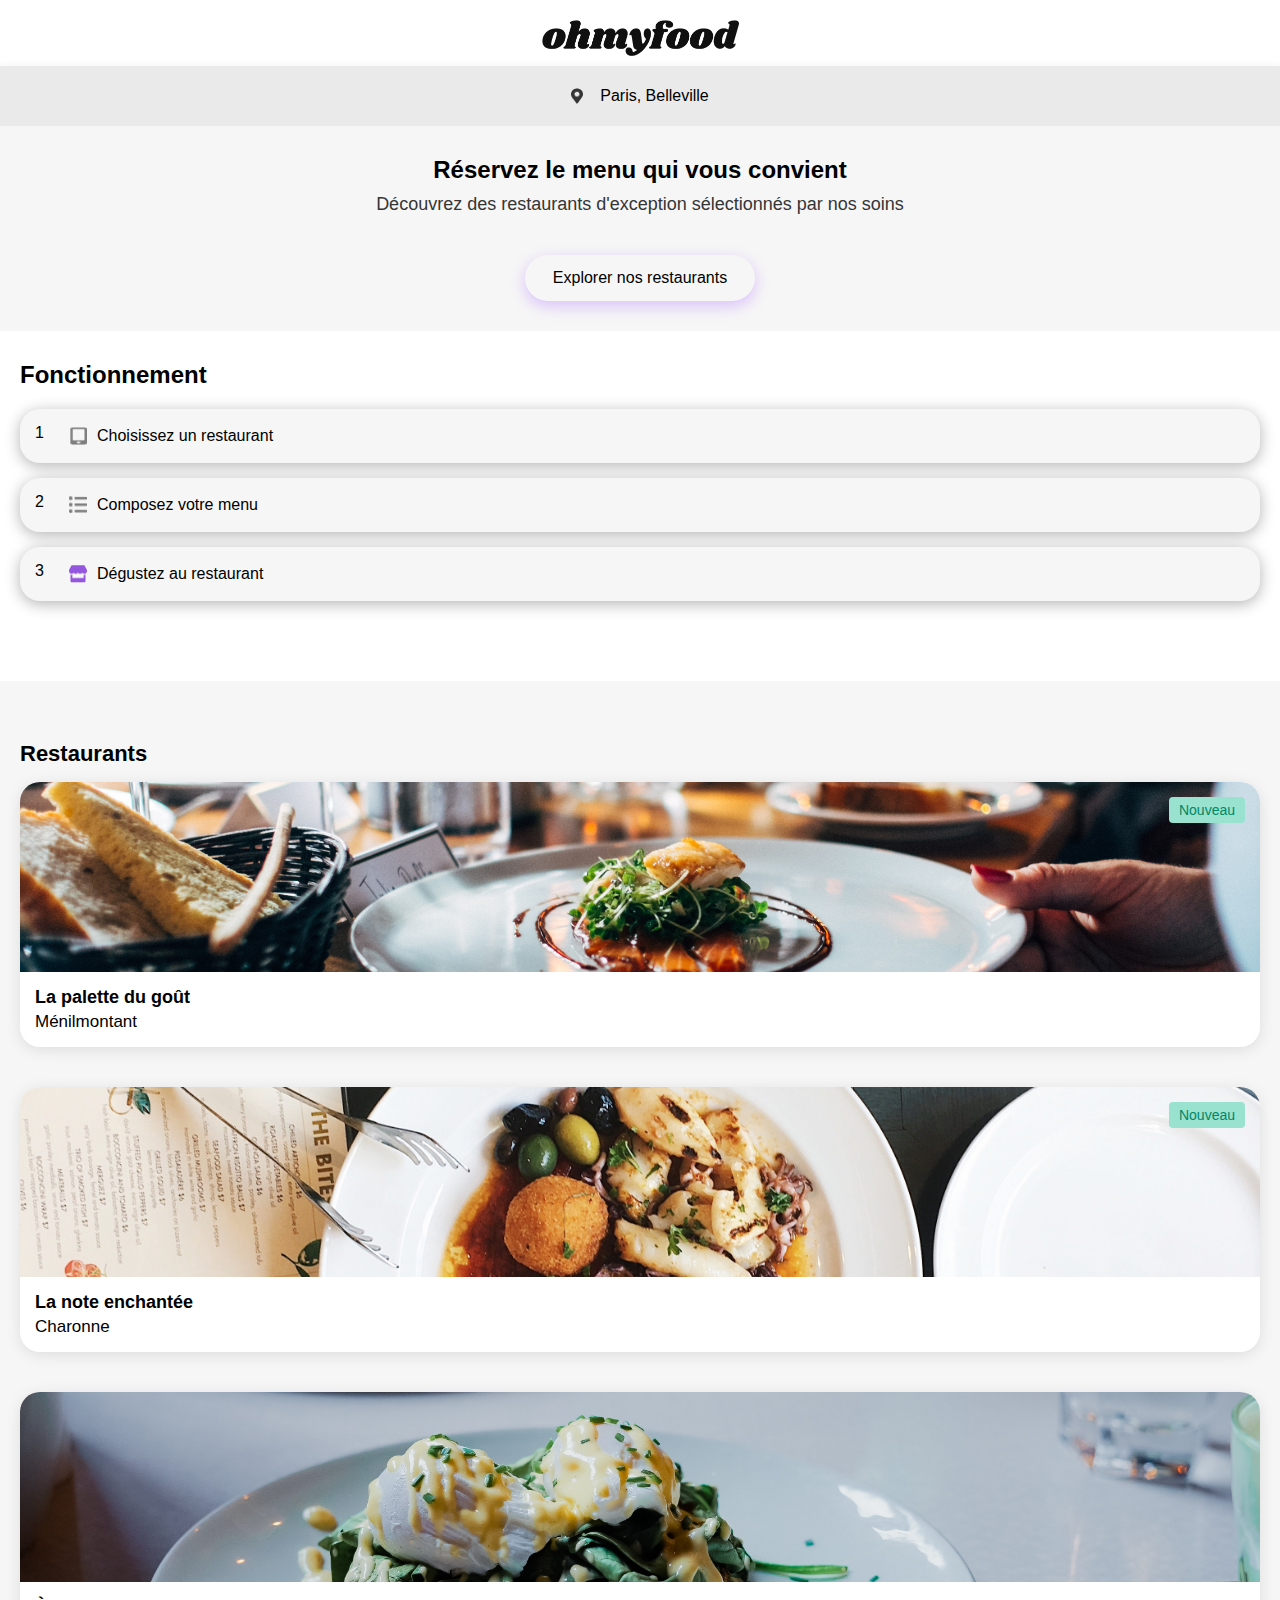
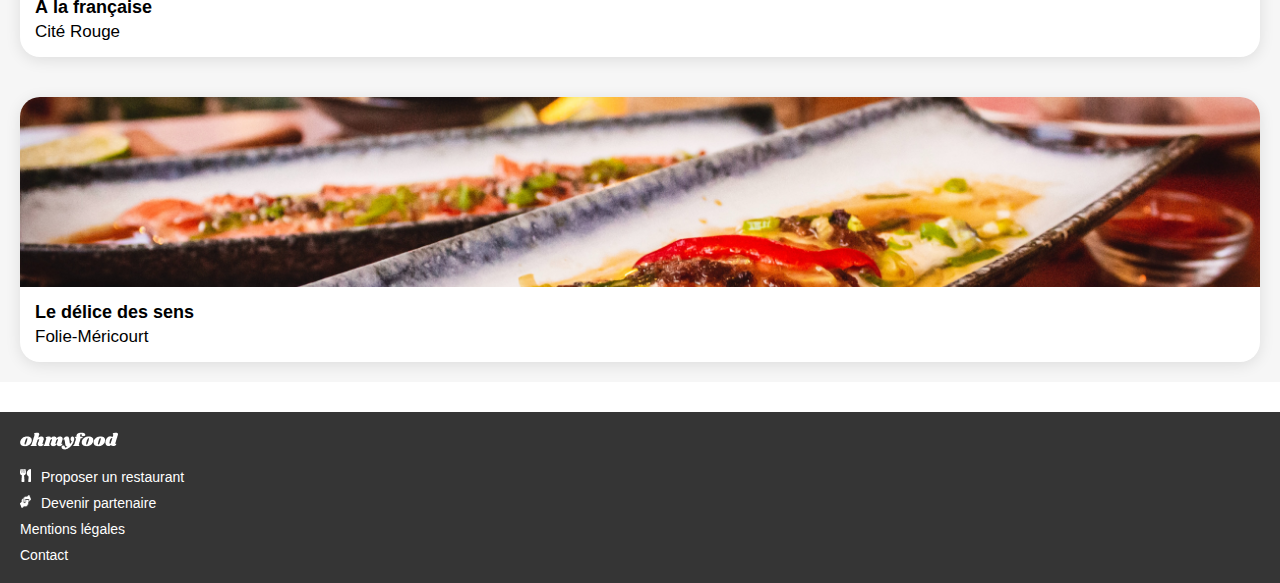
<file: Images et textes Ohmyfood/index.html>
<!DOCTYPE html>
<html lang="fr">
  <head>
    <meta charset="UTF-8" />
    <meta name="viewport" content="width=device-width, initial-scale=1.0" />
    <title>Ohmyfood</title>
    <link rel="stylesheet" href="styles.css" />
  </head>
  <body>
    <class="main-container">
      <header>
        <img class="logo" src="./images/logo/ohmyfood.png" alt="Logo ohmyfood" />
      </header>
    <div class="localisation-bar">
      <div class="localisation">
        <img src="./images/Icones/Pin.png" alt="Icône localisation"/>
        <p>Paris, Belleville</p>
      </div>
    </div>  

      <section class="presentation">
        <h2>Réservez le menu qui vous convient</h2>
        <p>Découvrez des restaurants d'exception sélectionnés par nos soins</p>
        <button class="cta-button">Explorer nos restaurants</button>
      </section>

      <section class="fonctionnement">
        <h2 class="section-title">Fonctionnement</h2>

        <div class="fonctionnement-step">
          <div class="circle">
            <p>1</p>
          </div>
          <img src="./images/Icones/1.png" alt="Étape 1" />
          <p>Choisissez un restaurant</p>
        </div>

        <div class="fonctionnement-step">
          <div class="circle">
            <p>2</p>
          </div>
          <img src="./images/Icones/2.png" alt="Étape 2" />
          <p>Composez votre menu</p>
        </div>

        <div class="fonctionnement-step">
          <div class="circle">
            <p>3</p>
          </div>
          <img src="./images/Icones/3.png" alt="Étape 3" />
          <p>Dégustez au restaurant</p>
        </div>
      </section>

      <section class="restaurants">
        <div class="restaurants-title">
          <h2>Restaurants</h2>
        </div>

        <!-- restaurant 1-->
        <div class="restaurants-cards">
          <div class="card">
            <a href="./menu/La_palette_du_gout.html">
            <img src="./images/restaurants/La palette du goût.jpg" alt="...">
            <span class="new-label">Nouveau</span>
            <img
              src="./images/Icones/coeur vide.png"
              alt="Favori"
              class="favorite-icon"
            />
            <div class="card-content">
              <h3 class="card-title">La palette du goût</h3>
              <p class="card-subtitle">Ménilmontant</p>
            </div>
          </div>
            </a>

        <!-- restaurant 2-->
          <div class="card">
            <a href="Menu/La note enchantée.html">
            <img src="./images/restaurants/La note enchantée.jpg" alt="...">
            <span class="new-label">Nouveau</span>
            <img
              src="./images/Icones/coeur vide.png"
              alt="Favori"
              class="favorite-icon"
            />
            <div class="card-content">
              <h3 class="card-title">La note enchantée</h3>
              <p class="card-subtitle">Charonne</p>
            </div>
          </div>
            </a>
          <!-- restaurant 3-->
          <div class="card">
            <a href="./Menu/A la française.html">
            <img src="./images/restaurants/A la française.jpg" alt="...">
            <img
              src="./images/Icones/coeur vide.png"
              alt="Favori"
              class="favorite-icon"
            />
            <div class="card-content">
              <h3 class="card-title">À la française</h3>
              <p class="card-subtitle">Cité Rouge</p>
            </div>
          </div>
        </a>
          <!-- restaurant 4-->
          <div class="card">
            <a href="./Menu/Le délice des sens.html">
            <img src="./images/restaurants/Le sens des délices.jpg" alt="...">
            <img
              src="./images/Icones/coeur vide.png"
              alt="Favori"
              class="favorite-icon"
            />
            <div class="card-content">
              <h3 class="card-title">Le délice des sens</h3>
              <p class="card-subtitle">Folie-Méricourt</p>
            </div>
          </div>
        </div>
      </a>
      </section>
    </div>
  </body>
    <!-- FOOTER -->
<footer class="footer">
  <div class="footer-content">
    <div class="footer-logo">
      <img src="./images/Icones/ohmyfood blanc.png" alt="Logo ohmyfood en blanc"/>
    </div>
    <div class="footer-nav">
      <a href="#"><img src="./images/Icones/Proposer un restaurant.png">Proposer un restaurant</a>
    </div>
    <div class="footer-nav">
      <a href="#"><img src="./images/Icones/Devenir partenaire.png">Devenir partenaire</a>
    </div>
    <div class="footer-nav">
      <a href="#">Mentions légales</a>
    </div>
    <div class="footer-nav">
      <a href="#">Contact</a>
    </div>
  </div>
</footer>
</html>
</file>
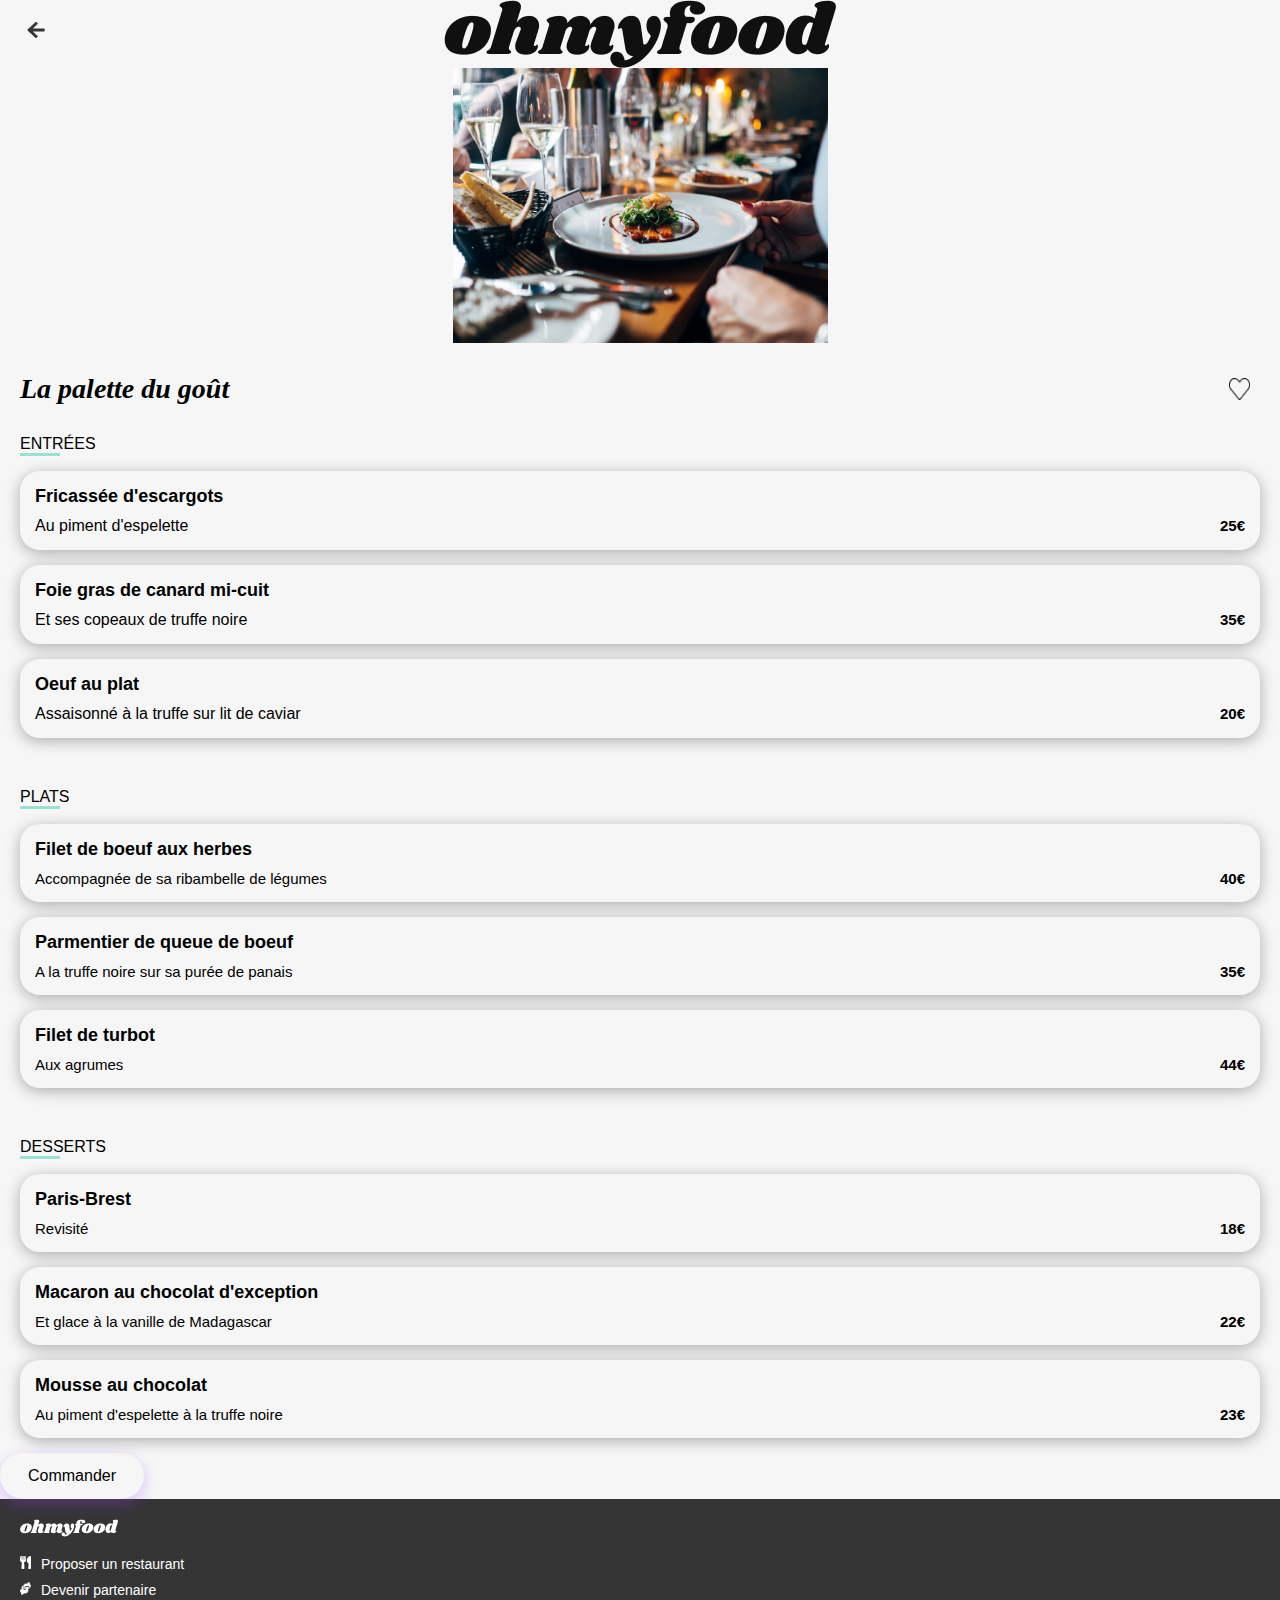
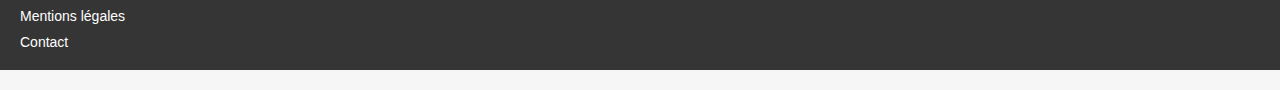
<file: Images et textes Ohmyfood/Menu/La_palette_du_gout.html>
<!DOCTYPE html>
<html lang="fr">
<head>
  <meta charset="UTF-8">
  <meta name="viewport" content="width=device-width, initial-scale=1.0">
  <meta name="description" content="Ohmyfood - Découvrez des recettes délicieuses et faciles à préparer">
  <title>La palette du goût</title>
  <link rel="stylesheet" href="menu.css">
</head>
  <header>
    <a href="."><img class="btn-retour" src="../images/Icones/Retour.png" alt="Retour"></a>
    <img src="../images/logo/ohmyfood.png" alt="Logo">
    <img class="menu-img" src="../images/restaurants/La palette du goût.jpg" alt="La palette du goût">
  </header>
  <body class="menu">  
    <div class="restaurant-container">
      <h2 class="restaurant-name">La palette du goût</h2>
      <img src="../images/Icones/coeur vide.png" class="favorite-icon"/>
    </div>
    <div>
      <diV class="menu-category">
        ENTRÉES
      </diV>
      <div class="menu-card">
        <h3 class="plat">Fricassée d'escargots</h3>
        <div class="plat-info">
        <p class="plat-sub">Au piment d'espelette</p>
        <p class="price">25€</p>
      </div>
      </div>
      <div class="menu-card">
        <h3 class="plat">Foie gras de canard mi-cuit</h3>
      <div class="plat-info">
        <p class="plat-sub">Et ses copeaux de truffe noire</p>
        <p class="price">35€</p>
    </div>
      </div>
      <div class="menu-card">
        <h3 class="plat">Oeuf au plat</h3>
        <div class="plat-info">
        <p class="plat-sub">Assaisonné à la truffe sur lit de caviar</p>
        <p class="price">20€</p>
      </div>
      </div>
    </div>
    <div>
      <diV class="menu-category">
        PLATS
      </diV>
      <div class="menu-card">
        <h3 class="plat">Filet de boeuf aux herbes</h3>
        <div class="plat-info">
        <p class="sub-plat">Accompagnée de sa ribambelle de légumes</p>
        <p class="price">40€</p>
      </div>
      </div>
      <div class="menu-card">
        <h3 class="plat">Parmentier de queue de boeuf</h3>
        <div class="plat-info">
        <p class="sub-plat">A la truffe noire sur sa purée de panais</p>
        <p class="price">35€</p>
      </div>
      </div>
      <div class="menu-card">
        <h3 class="plat">Filet de turbot</h3>
        <div class="plat-info">
        <p class="sub-plat">Aux agrumes</p>
        <p class="price">44€</p>
      </div>
      </div>
    </div>
    <div>
      <diV class="menu-category">
        DESSERTS
      </diV>
      <div class="menu-card">
        <h3 class="plat">Paris-Brest</h3>
        <div class="plat-info">
        <p class="sub-plat">Revisité</p>
        <p class="price">18€</p>
      </div>
      </div>
      <div class="menu-card">
        <h3 class="plat">Macaron au chocolat d'exception</h3>
        <div class="plat-info">
        <p class="sub-plat">Et glace à la vanille de Madagascar</p>
        <p class="price">22€</p>
      </div>
      </div>
      <div class="menu-card">
        <h3 class="plat">Mousse au chocolat</h3>
        <div class="plat-info">
        <p class="sub-plat">Au piment d'espelette à la truffe noire</p>
        <p class="price">23€</p>
      </div>
      </div>
    </div>
      <div>
      <button class="btn">Commander</button>
      </div>
    </body>
    <!-- FOOTER -->
    <footer class="footer">
      <div class="footer-content">
        <div class="footer-logo">
          <img src="../images/Icones/ohmyfood blanc.png" alt="Logo ohmyfood en blanc"/>
        </div>
        <div class="footer-nav">
          <a href="#"><img src="../images/Icones/Proposer un restaurant.png">Proposer un restaurant</a>
        </div>
        <div class="footer-nav">
          <a href="#"><img src="../images/Icones/Devenir partenaire.png">Devenir partenaire</a>
        </div>
        <div class="footer-nav">
          <a href="#">Mentions légales</a>
        </div>
        <div class="footer-nav">
          <a href="#">Contact</a>
        </div>
      </div>
    </footer>
  </html>
</file>
<file: Images et textes Ohmyfood/styles.css>
/****** RESET DE BASE + FONTS ***********/
* {
  box-sizing: border-box;
  margin: 0;
  padding: 0;
  font-family: "Roboto", sans-serif;
}

/****** VARIABLES ***********/
:root {
  --primary-color: ##9356DC; /* Couleur principale */
  --button-color: ##FF79DA;  /* Couleur des boutons */
  --new: ##99E2D0;           /* Couleur du label 'Nouveau' */
  --footer-color: #353535;  /* Couleur de fond du footer */
  --text-color: #000000;    /* Couleur du texte */
  --grey-color: #EAEAEA;    /* Pour la barre de localisation par ex. */
  --section-color:#F6F6F6;  /* Couleur de fond des sections */
}


/****** CONTENEUR PRINCIPAL ***********/
/* Largeur max 368px, centré au milieu. Un padding horizontal pour “aérer”. */
.main-container {
  width: 100%;
  max-width: 368px;
  padding: 0 20px;
  margin: 0 auto;
}

/****** LIENS ***********/
a {
  color: inherit;
  text-decoration: none;
}

/****** TITRES DE SECTION ***********/
.section-title {
  margin-bottom: 12px;
  font-size: 24px;
  font-weight: bold;
}

/****** HEADER ***********/
/* On le sépare légèrement du haut de la page */
header {
  display: flex;
  flex-direction: column;
  align-items: center;
  padding: 20px 0 10px;
  
}

/* Logo */
header .logo {
  width: 197px; /* Un peu plus grand pour ressembler à la maquette */
  height: 36px;
}

/****** BARRE DE LOCALISATION ***********/
/* Barrette grise avec l’icône du pin + le texte centré. */
.localisation-bar {
  width: 100%;
  background-color: var(--grey-color);
  box-shadow: 0px 3px 10px rgba(0, 0, 0, 0.1);
  border: solid 1px #EAEAEA;
  padding: 10px;
}

/* L’intérieur, si tu veux centrer le contenu texte/image */
.localisation {
  display: flex;
  align-items: center;
  gap: 17px;
  justify-content: center;
  padding: 10px 20px;
  font-weight: 500;
  font-size: 16px;
}

.localisation img {
  width: 12px;
  height: 16px;
}

/****** BLOC PRÉSENTATION + BOUTON ***********/
.presentation {
  text-align: center;
  padding: 30px;
  background-color: var(--section-color);
}

.presentation h2 {
  font-size: 20px;
  margin-bottom: 10px;
  font-weight: bold;
  font-weight: 700;
  font-size: 24px;
}

.presentation p {
  font-size: 18px;
  font-weight: 300;
  color: var(--footer-color);
  margin-bottom: 40px;
}

/* Bouton principal */
.presentation .cta-button {
  display: inline-block;
  background-color: var(--button-color);
  padding: 14px 28px;
  font-size: 16px;
  border: none;
  border-radius: 50px;
  cursor: pointer;
  box-shadow: 0px 5px 15px rgba(151, 71, 255, 0.3);
}

.cta-button:hover {
  background-color: #FF79DA;
  box-shadow: 0px 5px 15px rgba(151, 71, 255, 0.5);
}

/****** FONCTIONNEMENT ***********/
.fonctionnement {
  margin-bottom: 80px;
  margin-top: 30px;
  background-color: white;
}

.fonctionnement .section-title {
  margin-bottom: 20px;
  margin-left: 20px;
  margin-right: 20px;
}

/* Chaque étape */
.fonctionnement-step {
  background-color: var(--section-color);
  border-radius: 20px;
  padding: 15px;
  display: flex;
  align-items: center;
  gap: 10px;
  box-shadow: 0px 3px 15px rgba(0, 0, 0, 0.3);
  margin-bottom: 15px;
  margin-left: 20px;
  margin-right: 20px;
}

.fonctionnement-step img {
  width: 18px;
  height: 18px;
}

.fonctionnement-step p {
  margin: 0;
  font-size: 16px;
  font-weight: 500;
}

.circle {
  width: 24px;
  height: 24px;
  border-radius: 50%;
}

/****** SECTION RESTAURANTS ***********/
.restaurants {
  width: 100%;
  margin-bottom: 30px;
  padding-top: 60px;
  background-color: var(--section-color);
}

/* Titre “Restaurants” */
.restaurants-title {
  margin-bottom: 15px;
  margin-left: 20px;
  display: flex;
  justify-content: space-between;
  align-items: center;
}

.restaurants-title h2 {
  font-size: 22px;
  font-weight: bold;
}

/* Liste de cartes */
.restaurants-cards {
  display: flex;
  flex-direction: column;
  gap: 20px; /* espace vertical entre chaque carte */
  margin-left: 20px;
  margin-right: 20px;
}

/* Chaque carte */
.restaurants-cards .card {
  background-color: #fff;
  border-radius: 20px;
  overflow: hidden; /* pour arrondir les coins de l’image */
  position: relative; 
  box-shadow: 0px 3px 15px rgba(0, 0, 0, 0.1);
}

/* L’image en haut de la carte */
.restaurants-cards img {
  width: 100%;
  height: 190px;
  object-fit: cover;
  display: block;
}

/* Label “Nouveau”, positionné en haut à droite sur l’image */
.new-label {
  position: absolute;
  top: 15px;
  right: 15px;
  background-color: #99E2D0;
  color: #008766;
  font-size: 14px;
  padding: 5px 10px;
  border-radius: 4px;
  font-weight: 500;
}

/* Contenu texte de la carte */
.card-content {
  padding: 15px;
}

/* Titre du restaurant */
.restaurants-cards .card-title {
  font-size: 18px;
  font-weight: bold;
  margin: 0 0 4px 0;
}

/* Sous‐titre */
.restaurants-cards .card-subtitle {
  margin: 0;
  font-size: 17px;
  font-weight: 300;
}

/* Icône favori (cœur) */
.restaurants-cards .favorite-icon {
  position: absolute;
  bottom: 30px;
  right: 30px;
  width: 22px;
  height: 21px;
  cursor: pointer;
  opacity: 0;
  transition-property: all;
  transition-duration: 2s;

    }
    .favorite-icon:hover{
    opacity: 1;
    color: #9747ff;
    }

/****** FOOTER ***********/
.footer {
  background-color: var(--footer-color);
  padding: 20px 0;
}

.footer-logo {
  width: 139px;
  height: 27px;
  margin-left: 20px;
  color: #fff;
}

.footer-nav {
  display: flex;
  margin-top: 10px;
  margin-left: 20px;
}

.footer-nav a {
  font-size: 14px;
  font-weight: 500;
  color: #fff;
}

.footer-nav img {
  width: 11px;
  height: 13px;
  margin-right: 10px;
}
</file>
<file: Images et textes Ohmyfood/Menu/menu.css>
/****** RESET DE BASE + FONTS ***********/
* {
  box-sizing: border-box;
  margin: 0;
  padding: 0;
  font-family: "Roboto", sans-serif;
}

/****** VARIABLES ***********/
:root {
  --primary-color: ##9356DC; /* Couleur principale */
  --button-color: ##FF79DA;  /* Couleur des boutons */
  --new: ##99E2D0;           /* Couleur du label 'Nouveau' */
  --footer-color: #353535;  /* Couleur de fond du footer */
  --text-color: #000000;    /* Couleur du texte */
  --grey-color: #EAEAEA;    /* Pour la barre de localisation par ex. */
  --section-color:#F6F6F6;  /* Couleur de fond des sections */
}


/****** CONTENEUR PRINCIPAL ***********/
/* Largeur max 368px, centré au milieu. Un padding horizontal pour “aérer”. */
.main-container {
  width: 100%;
  max-width: 368px;
  padding: 0 20px;
  margin: 0 auto;
}

/****** LIENS ***********/
a {
  color: inherit;
  text-decoration: none;
}

/****** TITRES DE SECTION ***********/
.section-title {
  margin-bottom: 12px;
  font-size: 24px;
  font-weight: bold;
}

/****** HEADER ***********/
/* On le sépare légèrement du haut de la page */
header {
  display: flex;
  flex-direction: column;
  align-items: center;
  padding: 20px 0 10px;
  
}

/* Logo */
header .logo img{
  width: 197px;
  height: 36px;
}

.btn-retour {
  position: absolute;
  top: 17px;
  left: 17px;
  font-size: 14px;
  padding: 5px 10px;
}

.menu-img{
  width: 375px;
  height: 275px;
  z-index: -1;
}

/****** MENU ***********/
.menu {
  background-color: var(--section-color);
  border-top-left-radius: 4px;
  border-top-right-radius: 4px;
  z-index: 2;
  margin-top: -20px;
}

.restaurant-container {
  position: relative; /* Pour que les éléments positionnés en absolu soient référencés par ce conteneur */
  margin: 20px;
}

.restaurant-name {
  font-size: 28px;
  font-weight: 800;
  font-style: italic;
  font-family: "Shrikhand", serif;
  margin-bottom: -20px;
}

.favorite-icon {
  position: absolute;
  right: 10px;
  bottom: 5px;
  width: 21px;
  height: 22px;
  cursor: pointer;
  display: flex;
}

.menu-category {
  font-size: 16px;
  font-weight: 300;
  margin-bottom: 15px;
  margin-left: 20px;
  border-bottom: #99E2D0 3px solid;
  width: 40px;
  margin-top: 50px;
}

.menu-card {
  background-color: var(--section-color);
  border-radius: 20px;
  padding: 15px;
  display: flex;
  flex-direction: column;
  align-items: left;
  gap: 10px;
  box-shadow: 0px 3px 15px rgba(0, 0, 0, 0.3);
  margin-bottom: 15px;
  margin-left: 20px;
  margin-right: 20px;
}

.plat {
  font-size: 18px;
  font-weight: bold;
}

.sub-plat {
  font-size: 15px;
  font-weight: 300;
}

.price {
  font-size: 15px;
  font-weight: 700;
}

.plat-info {
  display: flex;
  justify-content: space-between;
}

.btn {
  display: inline-block;
  background-color: var(--button-color);
  padding: 14px 28px;
  font-size: 16px;
  border: none;
  border-radius: 50px;
  cursor: pointer;
  box-shadow: 0px 5px 15px rgba(151, 71, 255, 0.3);
}

.btn:hover {
  background-color: #FF79DA;
  box-shadow: 0px 5px 15px rgba(151, 71, 255, 0.5);
}
/****** FOOTER ***********/
.footer {
  background-color: var(--footer-color);
  padding: 20px 0;
}

.footer-logo {
  width: 139px;
  height: 27px;
  margin-left: 20px;
  color: #fff;
}

.footer-nav {
  display: flex;
  margin-top: 10px;
  margin-left: 20px;
}

.footer-nav a {
  font-size: 14px;
  font-weight: 500;
  color: #fff;
}

.footer-nav img {
  width: 11px;
  height: 13px;
  margin-right: 10px;
}
</file>
